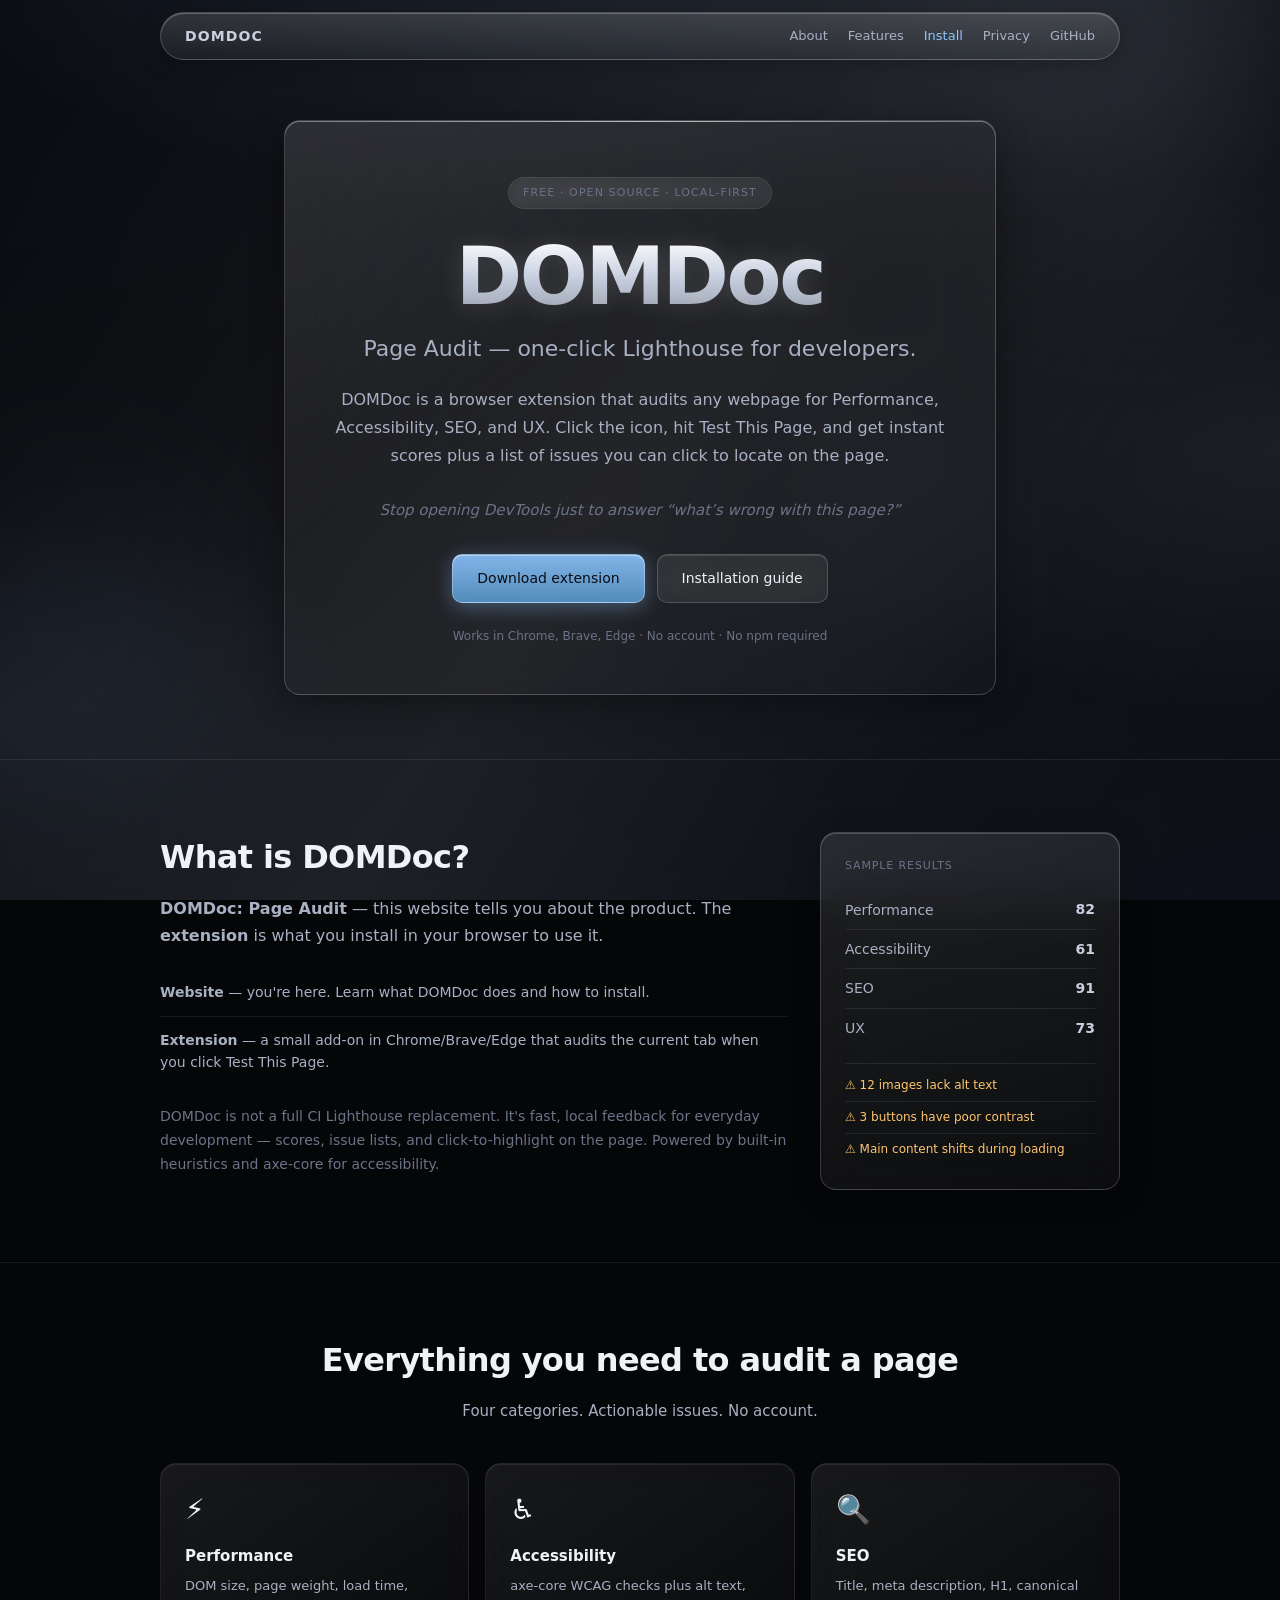
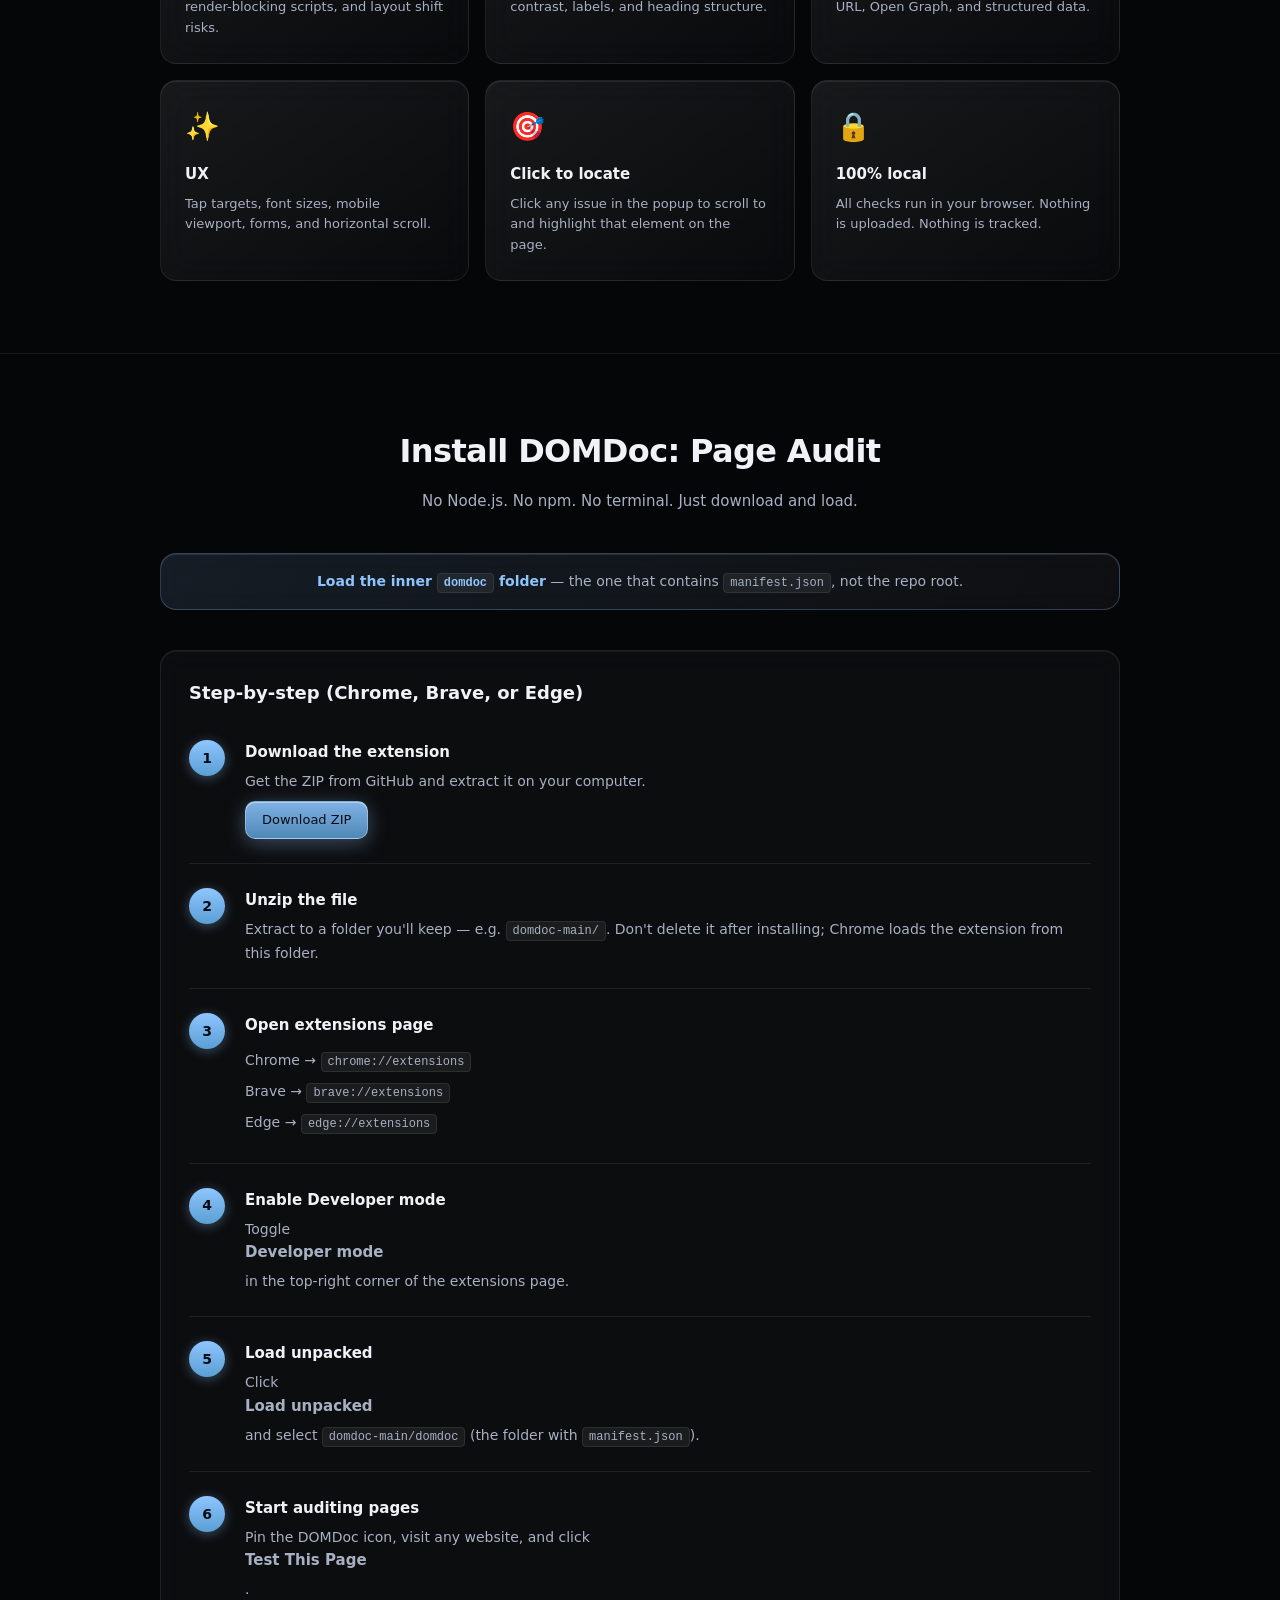
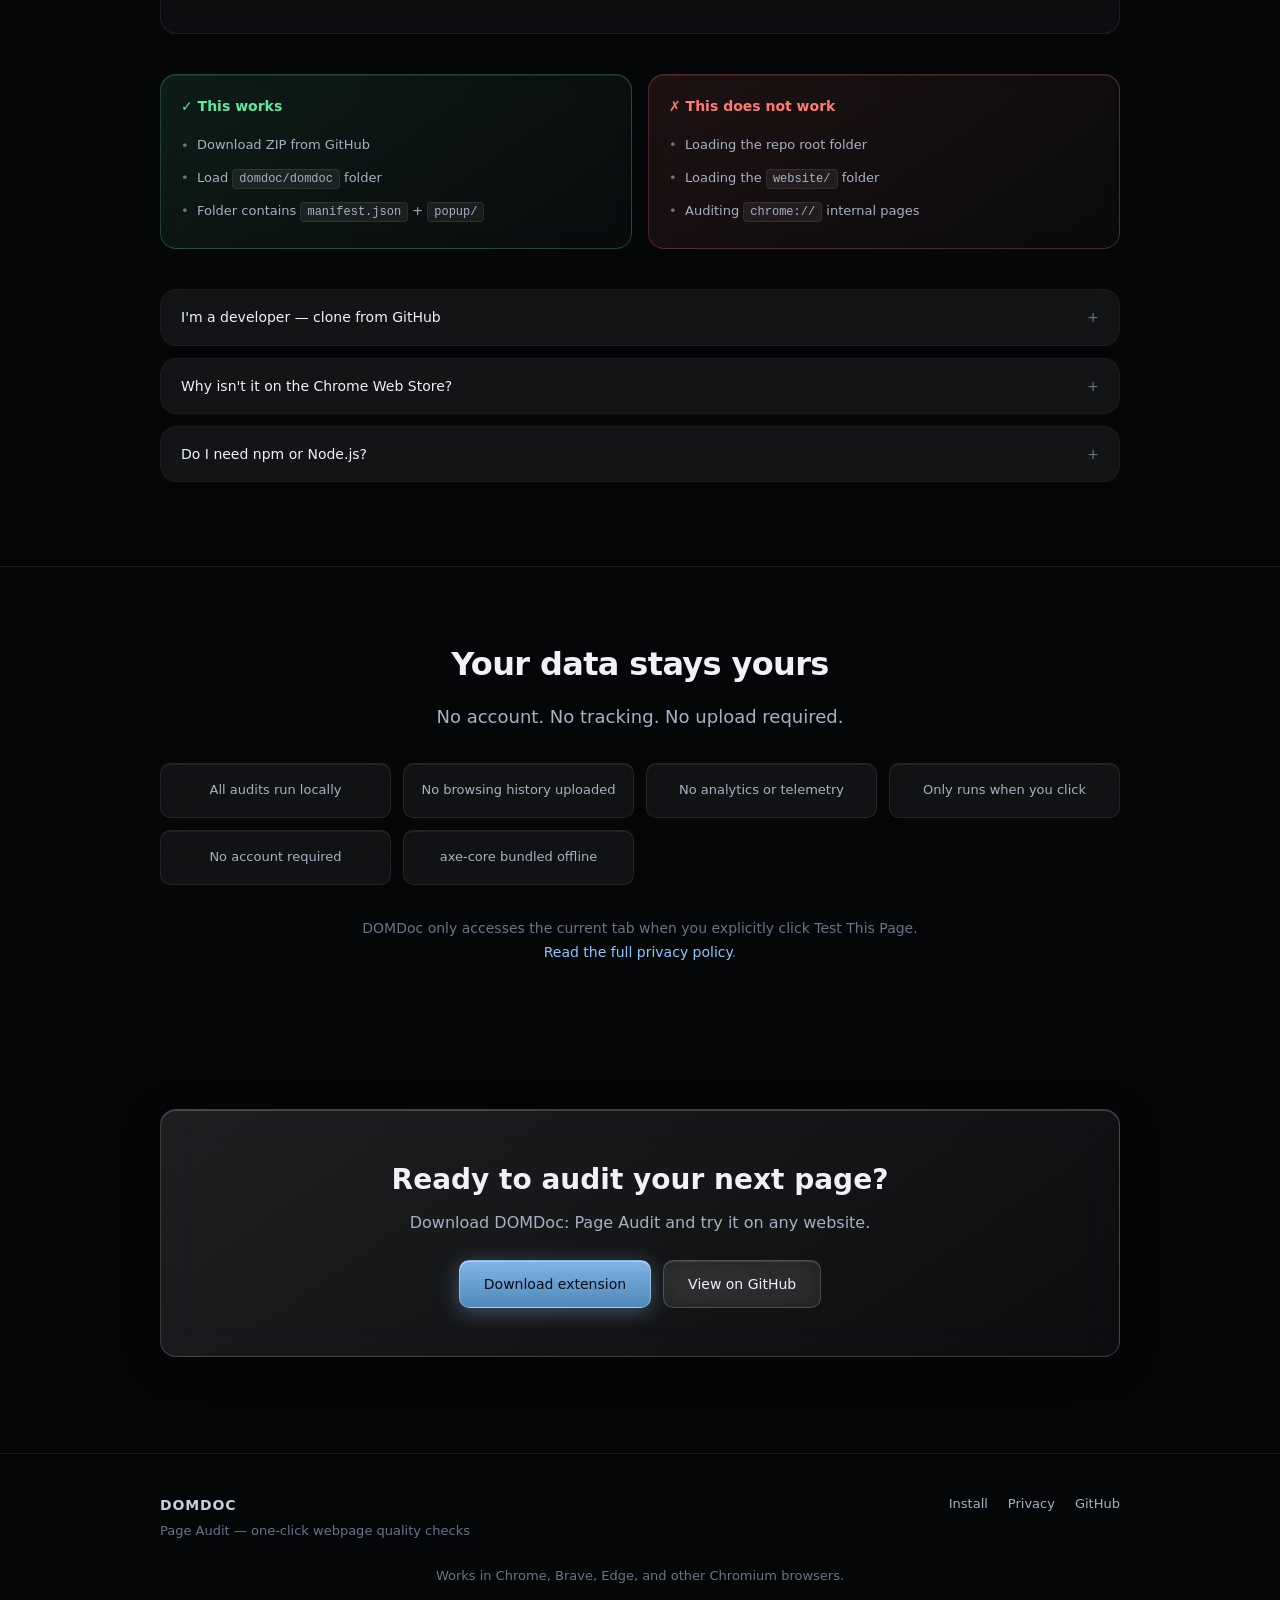
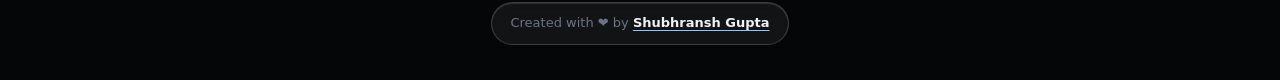
<file: website/index.html>
<!DOCTYPE html>
<html lang="en">
<head>
  <meta charset="UTF-8">
  <meta name="viewport" content="width=device-width, initial-scale=1.0">
  <title>DOMDoc: Page Audit — One-Click Lighthouse for Developers</title>
  <meta name="description" content="DOMDoc is a free Chrome extension for one-click webpage audits. Test any site for Performance, Accessibility, SEO, and UX.">
  <meta name="theme-color" content="#0b0c10">
  <link rel="icon" href="data:image/svg+xml,<svg xmlns='http://www.w3.org/2000/svg' viewBox='0 0 100 100'><text y='.9em' font-size='90'>🩺</text></svg>">
  <link rel="stylesheet" href="styles.css">
</head>
<body>
  <div class="mirror-bg" aria-hidden="true">
    <div class="mirror-bg__sheen"></div>
    <div class="mirror-bg__orb mirror-bg__orb--1"></div>
    <div class="mirror-bg__orb mirror-bg__orb--2"></div>
    <div class="mirror-bg__orb mirror-bg__orb--3"></div>
  </div>

  <a class="skip-link" href="#main">Skip to content</a>

  <header class="site-header">
    <nav class="nav" aria-label="Main">
      <a href="#" class="nav__logo">DOMDOC</a>
      <div class="nav__links">
        <a href="#about" class="nav__link">About</a>
        <a href="#features" class="nav__link">Features</a>
        <a href="#install" class="nav__link nav__link--accent">Install</a>
        <a href="#privacy" class="nav__link">Privacy</a>
        <a href="https://github.com/shubhransh-gupta/domdoc" class="nav__link" target="_blank" rel="noopener">GitHub</a>
      </div>
    </nav>
  </header>

  <main id="main">
    <section class="hero">
      <div class="glass-panel hero__panel">
      <div class="hero__badge">Free · Open source · Local-first</div>
      <h1>DOMDoc</h1>
      <p class="hero__tagline">Page Audit — one-click Lighthouse for developers.</p>
      <p class="hero__desc">DOMDoc is a browser extension that audits any webpage for Performance, Accessibility, SEO, and UX. Click the icon, hit Test This Page, and get instant scores plus a list of issues you can click to locate on the page.</p>
      <blockquote class="hero__quote">Stop opening DevTools just to answer “what’s wrong with this page?”</blockquote>
      <div class="hero__cta">
        <a href="https://github.com/shubhransh-gupta/domdoc/archive/refs/heads/main.zip" class="btn btn--primary">Download extension</a>
        <a href="#install" class="btn btn--secondary">Installation guide</a>
      </div>
      <p class="hero__note">Works in Chrome, Brave, Edge · No account · No npm required</p>
      </div>
    </section>

    <section id="about" class="section about">
      <div class="section__inner">
        <div class="about__grid">
          <div>
            <h2 class="section__title">What is DOMDoc?</h2>
            <p class="section__lead"><strong>DOMDoc: Page Audit</strong> — this website tells you about the product. The <strong>extension</strong> is what you install in your browser to use it.</p>
            <ul class="about__list">
              <li><strong>Website</strong> — you're here. Learn what DOMDoc does and how to install.</li>
              <li><strong>Extension</strong> — a small add-on in Chrome/Brave/Edge that audits the current tab when you click Test This Page.</li>
            </ul>
            <p class="about__note">DOMDoc is not a full CI Lighthouse replacement. It's fast, local feedback for everyday development — scores, issue lists, and click-to-highlight on the page. Powered by built-in heuristics and axe-core for accessibility.</p>
          </div>
          <div class="about__card">
            <div class="about__card-label">Sample results</div>
            <ul class="score-list">
              <li><span>Performance</span><strong>82</strong></li>
              <li><span>Accessibility</span><strong>61</strong></li>
              <li><span>SEO</span><strong>91</strong></li>
              <li><span>UX</span><strong>73</strong></li>
            </ul>
            <div class="about__issues">
              <p>⚠ 12 images lack alt text</p>
              <p>⚠ 3 buttons have poor contrast</p>
              <p>⚠ Main content shifts during loading</p>
            </div>
          </div>
        </div>
      </div>
    </section>

    <section id="features" class="section features">
      <div class="section__inner">
        <h2 class="section__title section__title--center">Everything you need to audit a page</h2>
        <p class="section__subtitle">Four categories. Actionable issues. No account.</p>
        <div class="features__grid">
          <article class="feature"><span class="feature__icon">⚡</span><h3>Performance</h3><p>DOM size, page weight, load time, render-blocking scripts, and layout shift risks.</p></article>
          <article class="feature"><span class="feature__icon">♿</span><h3>Accessibility</h3><p>axe-core WCAG checks plus alt text, contrast, labels, and heading structure.</p></article>
          <article class="feature"><span class="feature__icon">🔍</span><h3>SEO</h3><p>Title, meta description, H1, canonical URL, Open Graph, and structured data.</p></article>
          <article class="feature"><span class="feature__icon">✨</span><h3>UX</h3><p>Tap targets, font sizes, mobile viewport, forms, and horizontal scroll.</p></article>
          <article class="feature"><span class="feature__icon">🎯</span><h3>Click to locate</h3><p>Click any issue in the popup to scroll to and highlight that element on the page.</p></article>
          <article class="feature"><span class="feature__icon">🔒</span><h3>100% local</h3><p>All checks run in your browser. Nothing is uploaded. Nothing is tracked.</p></article>
        </div>
      </div>
    </section>

    <section id="install" class="section install">
      <div class="section__inner">
        <h2 class="section__title section__title--center">Install DOMDoc: Page Audit</h2>
        <p class="section__subtitle">No Node.js. No npm. No terminal. Just download and load.</p>

        <div class="install__highlight">
          <strong>Load the inner <code>domdoc</code> folder</strong> — the one that contains <code>manifest.json</code>, not the repo root.
        </div>

        <div class="install__steps">
          <h3>Step-by-step (Chrome, Brave, or Edge)</h3>
          <ol class="steps">
            <li class="step">
              <span class="step__num">1</span>
              <div>
                <strong>Download the extension</strong>
                <p>Get the ZIP from GitHub and extract it on your computer.</p>
                <a href="https://github.com/shubhransh-gupta/domdoc/archive/refs/heads/main.zip" class="btn btn--small btn--primary">Download ZIP</a>
              </div>
            </li>
            <li class="step">
              <span class="step__num">2</span>
              <div>
                <strong>Unzip the file</strong>
                <p>Extract to a folder you'll keep — e.g. <code>domdoc-main/</code>. Don't delete it after installing; Chrome loads the extension from this folder.</p>
              </div>
            </li>
            <li class="step">
              <span class="step__num">3</span>
              <div>
                <strong>Open extensions page</strong>
                <ul class="browser-links">
                  <li>Chrome → <code>chrome://extensions</code></li>
                  <li>Brave → <code>brave://extensions</code></li>
                  <li>Edge → <code>edge://extensions</code></li>
                </ul>
              </div>
            </li>
            <li class="step">
              <span class="step__num">4</span>
              <div>
                <strong>Enable Developer mode</strong>
                <p>Toggle <strong>Developer mode</strong> in the top-right corner of the extensions page.</p>
              </div>
            </li>
            <li class="step">
              <span class="step__num">5</span>
              <div>
                <strong>Load unpacked</strong>
                <p>Click <strong>Load unpacked</strong> and select <code>domdoc-main/domdoc</code> (the folder with <code>manifest.json</code>).</p>
              </div>
            </li>
            <li class="step">
              <span class="step__num">6</span>
              <div>
                <strong>Start auditing pages</strong>
                <p>Pin the DOMDoc icon, visit any website, and click <strong>Test This Page</strong>.</p>
              </div>
            </li>
          </ol>
        </div>

        <div class="install__grid">
          <div class="install__card install__card--ok">
            <h4>✓ This works</h4>
            <ul>
              <li>Download ZIP from GitHub</li>
              <li>Load <code>domdoc/domdoc</code> folder</li>
              <li>Folder contains <code>manifest.json</code> + <code>popup/</code></li>
            </ul>
          </div>
          <div class="install__card install__card--no">
            <h4>✗ This does not work</h4>
            <ul>
              <li>Loading the repo root folder</li>
              <li>Loading the <code>website/</code> folder</li>
              <li>Auditing <code>chrome://</code> internal pages</li>
            </ul>
          </div>
        </div>

        <details class="faq">
          <summary>I'm a developer — clone from GitHub</summary>
          <div class="faq__body">
            <pre><code>git clone https://github.com/shubhransh-gupta/domdoc.git
cd domdoc/domdoc</code></pre>
            <p>Then load that folder in <code>chrome://extensions</code> → Load unpacked. No build step needed.</p>
          </div>
        </details>

        <details class="faq">
          <summary>Why isn't it on the Chrome Web Store?</summary>
          <div class="faq__body">
            <p>DOMDoc: Page Audit is distributed as open source for now. Install via the ZIP above — it's the same extension, just not listed in the store yet.</p>
          </div>
        </details>

        <details class="faq">
          <summary>Do I need npm or Node.js?</summary>
          <div class="faq__body">
            <p><strong>No.</strong> All dependencies (including axe-core) are bundled. Download, unzip, and load.</p>
          </div>
        </details>
      </div>
    </section>

    <section id="privacy" class="section privacy">
      <div class="section__inner privacy__inner">
        <h2 class="section__title section__title--center">Your data stays yours</h2>
        <p class="privacy__tagline">No account. No tracking. No upload required.</p>
        <div class="privacy__grid">
          <div class="privacy__item">All audits run locally</div>
          <div class="privacy__item">No browsing history uploaded</div>
          <div class="privacy__item">No analytics or telemetry</div>
          <div class="privacy__item">Only runs when you click</div>
          <div class="privacy__item">No account required</div>
          <div class="privacy__item">axe-core bundled offline</div>
        </div>
        <p class="privacy__footer">DOMDoc only accesses the current tab when you explicitly click Test This Page. <a href="privacy.html">Read the full privacy policy</a>.</p>
      </div>
    </section>

    <section class="section cta">
      <div class="section__inner cta__inner">
        <h2>Ready to audit your next page?</h2>
        <p>Download DOMDoc: Page Audit and try it on any website.</p>
        <div class="hero__cta">
          <a href="https://github.com/shubhransh-gupta/domdoc/archive/refs/heads/main.zip" class="btn btn--primary">Download extension</a>
          <a href="https://github.com/shubhransh-gupta/domdoc" class="btn btn--secondary" target="_blank" rel="noopener">View on GitHub</a>
        </div>
      </div>
    </section>
  </main>

  <footer class="site-footer">
    <div class="site-footer__inner">
      <div>
        <strong>DOMDOC</strong>
        <p>Page Audit — one-click webpage quality checks</p>
      </div>
      <div class="site-footer__links">
        <a href="#install">Install</a>
        <a href="privacy.html">Privacy</a>
        <a href="https://github.com/shubhransh-gupta/domdoc">GitHub</a>
      </div>
    </div>
    <p class="site-footer__copy">Works in Chrome, Brave, Edge, and other Chromium browsers.</p>
    <p class="site-footer__badge">
      Created with <span class="site-footer__heart" aria-hidden="true">❤️</span> by
      <a href="https://shubhransh-gupta.github.io/cv/" target="_blank" rel="noopener">Shubhransh Gupta</a>
    </p>
  </footer>
</body>
</html>
</file>
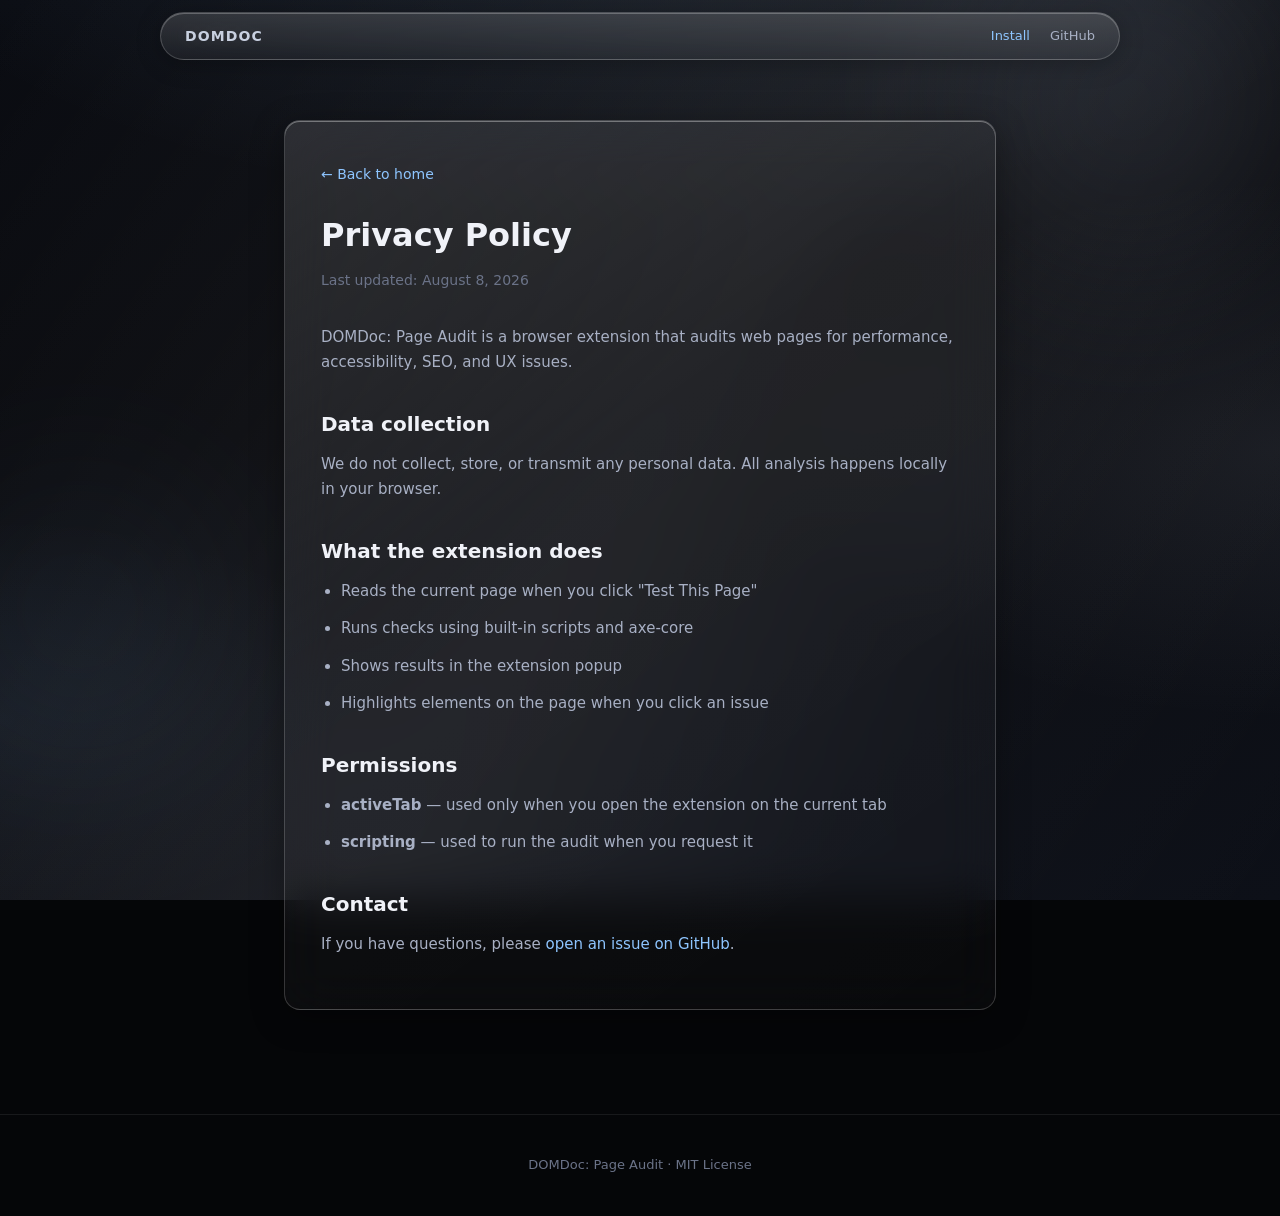
<file: website/privacy.html>
<!DOCTYPE html>
<html lang="en">
<head>
  <meta charset="UTF-8">
  <meta name="viewport" content="width=device-width, initial-scale=1.0">
  <title>Privacy Policy — DOMDoc: Page Audit</title>
  <meta name="theme-color" content="#0b0c10">
  <link rel="stylesheet" href="styles.css">
</head>
<body>
  <div class="mirror-bg" aria-hidden="true">
    <div class="mirror-bg__sheen"></div>
    <div class="mirror-bg__orb mirror-bg__orb--1"></div>
    <div class="mirror-bg__orb mirror-bg__orb--2"></div>
  </div>

  <a class="skip-link" href="#main">Skip to content</a>

  <header class="site-header">
    <nav class="nav" aria-label="Main">
      <a href="index.html" class="nav__logo">DOMDOC</a>
      <div class="nav__links">
        <a href="index.html#install" class="nav__link nav__link--accent">Install</a>
        <a href="https://github.com/shubhransh-gupta/domdoc" class="nav__link" target="_blank" rel="noopener">GitHub</a>
      </div>
    </nav>
  </header>

  <main id="main" class="privacy-page">
    <article class="glass-panel privacy-page__panel">
    <a href="index.html" class="back-link">← Back to home</a>
    <h1>Privacy Policy</h1>
    <p class="updated">Last updated: August 8, 2026</p>

    <p>DOMDoc: Page Audit is a browser extension that audits web pages for performance, accessibility, SEO, and UX issues.</p>

    <h2>Data collection</h2>
    <p>We do not collect, store, or transmit any personal data. All analysis happens locally in your browser.</p>

    <h2>What the extension does</h2>
    <ul>
      <li>Reads the current page when you click "Test This Page"</li>
      <li>Runs checks using built-in scripts and axe-core</li>
      <li>Shows results in the extension popup</li>
      <li>Highlights elements on the page when you click an issue</li>
    </ul>

    <h2>Permissions</h2>
    <ul>
      <li><strong>activeTab</strong> — used only when you open the extension on the current tab</li>
      <li><strong>scripting</strong> — used to run the audit when you request it</li>
    </ul>

    <h2>Contact</h2>
    <p>If you have questions, please <a href="https://github.com/shubhransh-gupta/domdoc/issues">open an issue on GitHub</a>.</p>
    </article>
  </main>

  <footer class="site-footer">
    <p class="site-footer__copy">DOMDoc: Page Audit · MIT License</p>
  </footer>
</body>
</html>
</file>
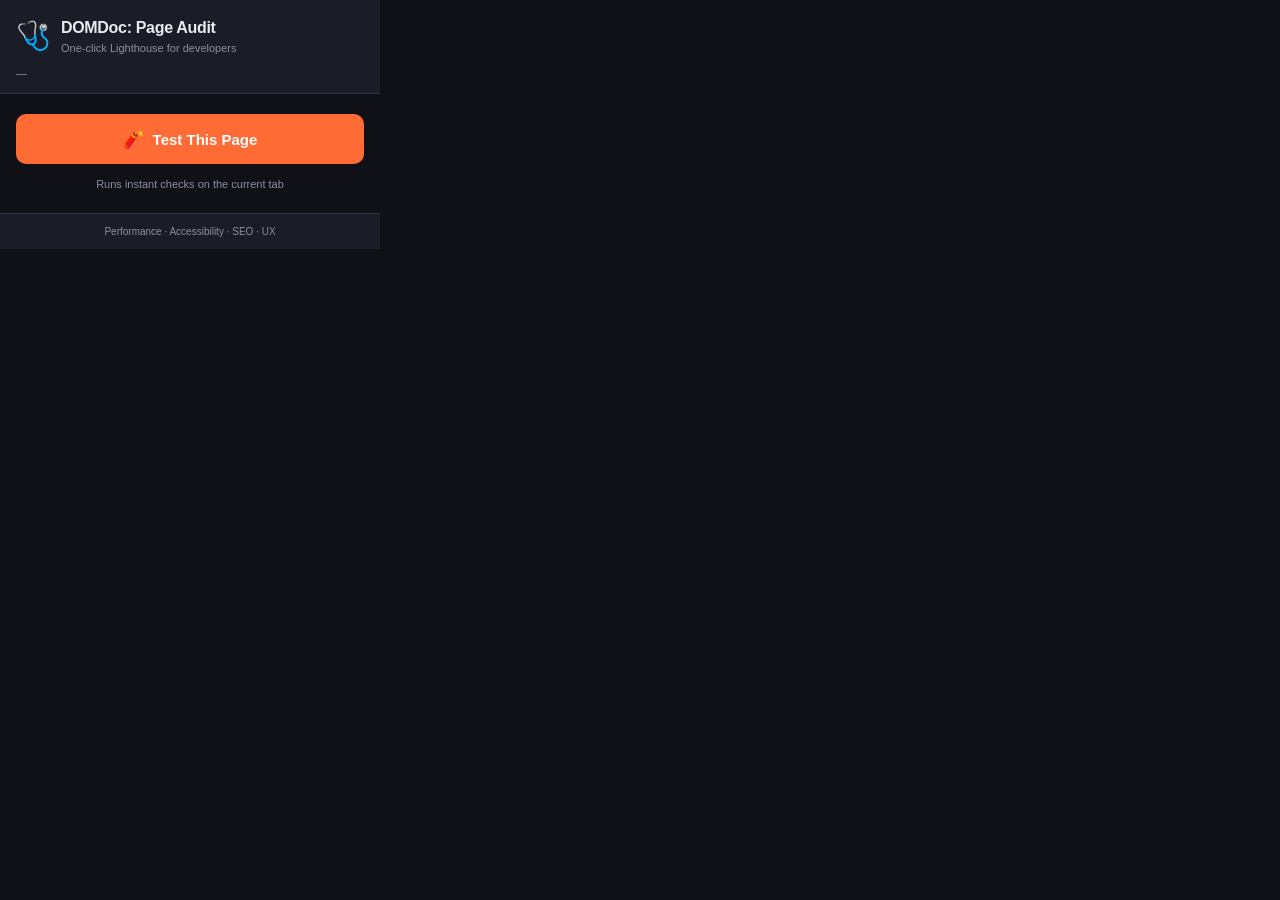
<file: domdoc/popup/popup.html>
<!DOCTYPE html>
<html lang="en">
<head>
  <meta charset="UTF-8" />
  <meta name="viewport" content="width=device-width, initial-scale=1.0" />
  <title>DOMDoc: Page Audit</title>
  <link rel="stylesheet" href="popup.css" />
</head>
<body>
  <div class="app">
    <header class="header">
      <div class="header-top">
        <span class="logo">🩺</span>
        <div class="header-text">
          <h1>DOMDoc: Page Audit</h1>
          <p class="subtitle">One-click Lighthouse for developers</p>
        </div>
      </div>
      <p class="page-url" id="page-url" title="">—</p>
    </header>

    <main>
      <div id="state-idle" class="state">
        <button id="btn-audit" class="btn-primary">
          <span class="btn-icon">🧨</span>
          Test This Page
        </button>
        <p class="hint">Runs instant checks on the current tab</p>
      </div>

      <div id="state-loading" class="state hidden">
        <div class="spinner"></div>
        <p class="loading-text">Auditing page…</p>
        <p class="loading-sub">Running heuristics + axe-core accessibility checks</p>
      </div>

      <div id="state-error" class="state hidden">
        <div class="error-box">
          <span>⚠</span>
          <p id="error-message">Could not audit this page.</p>
        </div>
        <button id="btn-retry" class="btn-secondary">Try Again</button>
      </div>

      <div id="state-results" class="state hidden">
        <div class="overall-score" id="overall-score">
          <div class="overall-ring">
            <span class="overall-number" id="overall-number">—</span>
          </div>
          <div class="overall-label">
            <span>Overall Score</span>
            <span class="overall-grade" id="overall-grade">—</span>
          </div>
        </div>

        <section class="scores" id="scores"></section>

        <section class="issues-section">
          <div class="issues-header">
            <h2>Issues Found</h2>
            <span class="issue-count" id="issue-count">0</span>
          </div>
          <p class="issues-hint" id="issues-hint">Click an issue to highlight it on the page</p>
          <ul class="issues-list" id="issues-list"></ul>
        </section>

        <div class="actions">
          <button id="btn-rerun" class="btn-secondary">Re-run Audit</button>
        </div>
      </div>
    </main>

    <footer class="footer">
      <span>Performance · Accessibility · SEO · UX</span>
    </footer>
  </div>
  <script src="popup.js"></script>
</body>
</html>
</file>
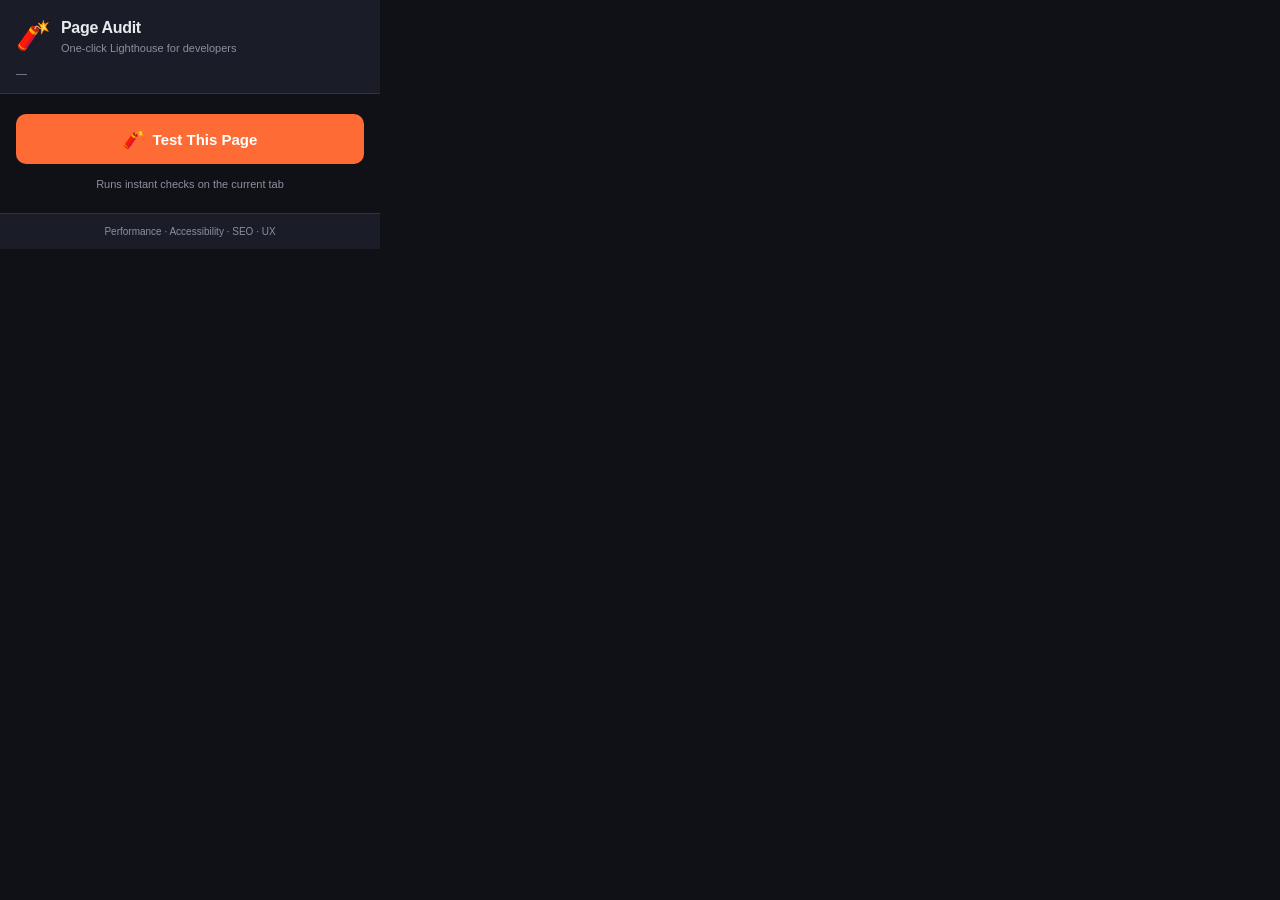
<file: page-audit/popup/popup.html>
<!DOCTYPE html>
<html lang="en">
<head>
  <meta charset="UTF-8" />
  <meta name="viewport" content="width=device-width, initial-scale=1.0" />
  <title>Page Audit</title>
  <link rel="stylesheet" href="popup.css" />
</head>
<body>
  <div class="app">
    <header class="header">
      <div class="header-top">
        <span class="logo">🧨</span>
        <div class="header-text">
          <h1>Page Audit</h1>
          <p class="subtitle">One-click Lighthouse for developers</p>
        </div>
      </div>
      <p class="page-url" id="page-url" title="">—</p>
    </header>

    <main>
      <div id="state-idle" class="state">
        <button id="btn-audit" class="btn-primary">
          <span class="btn-icon">🧨</span>
          Test This Page
        </button>
        <p class="hint">Runs instant checks on the current tab</p>
      </div>

      <div id="state-loading" class="state hidden">
        <div class="spinner"></div>
        <p class="loading-text">Auditing page…</p>
        <p class="loading-sub">Running heuristics + axe-core accessibility checks</p>
      </div>

      <div id="state-error" class="state hidden">
        <div class="error-box">
          <span>⚠</span>
          <p id="error-message">Could not audit this page.</p>
        </div>
        <button id="btn-retry" class="btn-secondary">Try Again</button>
      </div>

      <div id="state-results" class="state hidden">
        <div class="overall-score" id="overall-score">
          <div class="overall-ring">
            <span class="overall-number" id="overall-number">—</span>
          </div>
          <div class="overall-label">
            <span>Overall Score</span>
            <span class="overall-grade" id="overall-grade">—</span>
          </div>
        </div>

        <section class="scores" id="scores"></section>

        <section class="issues-section">
          <div class="issues-header">
            <h2>Issues Found</h2>
            <span class="issue-count" id="issue-count">0</span>
          </div>
          <p class="issues-hint" id="issues-hint">Click an issue to highlight it on the page</p>
          <ul class="issues-list" id="issues-list"></ul>
        </section>

        <div class="actions">
          <button id="btn-rerun" class="btn-secondary">Re-run Audit</button>
        </div>
      </div>
    </main>

    <footer class="footer">
      <span>Performance · Accessibility · SEO · UX</span>
    </footer>
  </div>
  <script src="popup.js"></script>
</body>
</html>
</file>
<file: website/styles.css>
/* DOMDoc — Mirror Glassmorphism Theme */

:root {
  --bg: #08090d;
  --bg-deep: #050608;
  --glass: rgba(255, 255, 255, 0.06);
  --glass-strong: rgba(255, 255, 255, 0.1);
  --glass-border: rgba(255, 255, 255, 0.18);
  --glass-border-soft: rgba(255, 255, 255, 0.08);
  --glass-shine: rgba(255, 255, 255, 0.35);
  --text: #f0f2f8;
  --text-secondary: #a8b0c4;
  --text-muted: #6b7388;
  --accent: #8ec5ff;
  --accent-deep: #5a9fd4;
  --accent-glow: rgba(142, 197, 255, 0.35);
  --success: #5eeaa0;
  --warning: #ffc56d;
  --error: #ff7b72;
  --mirror-silver: #c8d0e0;
  --radius: 16px;
  --radius-sm: 10px;
  --max-width: 960px;
  --blur: blur(24px);
}

* { box-sizing: border-box; margin: 0; padding: 0; }

html { scroll-behavior: smooth; }

body {
  font-family: -apple-system, BlinkMacSystemFont, 'Segoe UI', system-ui, sans-serif;
  background: var(--bg-deep);
  color: var(--text);
  line-height: 1.6;
  -webkit-font-smoothing: antialiased;
  min-height: 100vh;
  position: relative;
  overflow-x: hidden;
}

/* Mirror background */
.mirror-bg {
  position: fixed;
  inset: 0;
  z-index: -1;
  overflow: hidden;
  background:
    radial-gradient(ellipse 120% 80% at 50% -20%, rgba(142, 197, 255, 0.12) 0%, transparent 55%),
    radial-gradient(ellipse 80% 60% at 100% 50%, rgba(200, 208, 224, 0.08) 0%, transparent 50%),
    radial-gradient(ellipse 70% 50% at 0% 80%, rgba(142, 197, 255, 0.06) 0%, transparent 45%),
    linear-gradient(165deg, #0a0c12 0%, #08090d 40%, #0d1018 100%);
}

.mirror-bg__sheen {
  position: absolute;
  inset: 0;
  background: linear-gradient(
    125deg,
    transparent 0%,
    rgba(255, 255, 255, 0.03) 25%,
    rgba(255, 255, 255, 0.08) 50%,
    rgba(255, 255, 255, 0.02) 75%,
    transparent 100%
  );
  pointer-events: none;
}

.mirror-bg__orb {
  position: absolute;
  border-radius: 50%;
  filter: blur(80px);
  opacity: 0.5;
  pointer-events: none;
}

.mirror-bg__orb--1 {
  width: 500px;
  height: 500px;
  top: -150px;
  right: -100px;
  background: radial-gradient(circle, rgba(200, 220, 255, 0.25) 0%, transparent 70%);
}

.mirror-bg__orb--2 {
  width: 400px;
  height: 400px;
  bottom: 10%;
  left: -120px;
  background: radial-gradient(circle, rgba(142, 197, 255, 0.15) 0%, transparent 70%);
}

.mirror-bg__orb--3 {
  width: 350px;
  height: 350px;
  top: 45%;
  left: 55%;
  background: radial-gradient(circle, rgba(255, 255, 255, 0.08) 0%, transparent 70%);
}

/* Glass panel utility */
.glass-panel {
  background: linear-gradient(
    145deg,
    rgba(255, 255, 255, 0.12) 0%,
    rgba(255, 255, 255, 0.04) 40%,
    rgba(255, 255, 255, 0.02) 100%
  );
  backdrop-filter: var(--blur);
  -webkit-backdrop-filter: var(--blur);
  border: 1px solid var(--glass-border);
  border-radius: var(--radius);
  box-shadow:
    0 8px 32px rgba(0, 0, 0, 0.35),
    inset 0 1px 0 var(--glass-shine),
    inset 0 -1px 0 rgba(0, 0, 0, 0.15);
}

.skip-link {
  position: absolute;
  top: -100px;
  left: 16px;
  background: var(--accent-deep);
  color: white;
  padding: 8px 16px;
  border-radius: var(--radius-sm);
  z-index: 1000;
  text-decoration: none;
}

.skip-link:focus { top: 16px; }

/* Header — floating mirror bar */
.site-header {
  position: sticky;
  top: 0;
  z-index: 100;
  padding: 12px 24px;
}

.site-header .nav {
  background: linear-gradient(
    180deg,
    rgba(255, 255, 255, 0.14) 0%,
    rgba(255, 255, 255, 0.05) 100%
  );
  backdrop-filter: var(--blur);
  -webkit-backdrop-filter: var(--blur);
  border: 1px solid var(--glass-border);
  border-radius: 999px;
  box-shadow:
    0 4px 24px rgba(0, 0, 0, 0.25),
    inset 0 1px 0 rgba(255, 255, 255, 0.25);
}

.nav {
  display: flex;
  justify-content: space-between;
  align-items: center;
  padding: 12px 24px;
  max-width: var(--max-width);
  margin: 0 auto;
}

.nav__logo {
  font-weight: 700;
  letter-spacing: 0.08em;
  font-size: 14px;
  color: var(--mirror-silver);
  text-decoration: none;
  text-shadow: 0 0 20px rgba(255, 255, 255, 0.15);
}

.nav__links {
  display: flex;
  gap: 20px;
  align-items: center;
}

.nav__link {
  color: var(--text-secondary);
  text-decoration: none;
  font-size: 13px;
  transition: color 0.2s;
}

.nav__link:hover { color: var(--text); }

.nav__link--accent {
  color: var(--accent);
  font-weight: 500;
}

/* Hero */
.hero {
  text-align: center;
  padding: 48px 24px 64px;
  max-width: 760px;
  margin: 0 auto;
}

.hero__panel {
  padding: 56px 40px 48px;
  position: relative;
  overflow: hidden;
}

.hero__panel::before {
  content: '';
  position: absolute;
  top: 0;
  left: 0;
  right: 0;
  height: 1px;
  background: linear-gradient(
    90deg,
    transparent,
    rgba(255, 255, 255, 0.5) 50%,
    transparent
  );
}

.hero__badge {
  display: inline-block;
  font-size: 11px;
  text-transform: uppercase;
  letter-spacing: 0.1em;
  color: var(--text-muted);
  background: rgba(255, 255, 255, 0.05);
  border: 1px solid var(--glass-border-soft);
  padding: 6px 14px;
  border-radius: 100px;
  margin-bottom: 28px;
  backdrop-filter: blur(8px);
}

.hero h1 {
  font-size: clamp(52px, 10vw, 80px);
  font-weight: 700;
  letter-spacing: -0.03em;
  line-height: 1;
  background: linear-gradient(
    180deg,
    #ffffff 0%,
    var(--mirror-silver) 50%,
    rgba(200, 208, 224, 0.7) 100%
  );
  -webkit-background-clip: text;
  -webkit-text-fill-color: transparent;
  background-clip: text;
  filter: drop-shadow(0 2px 12px rgba(255, 255, 255, 0.15));
}

.hero__tagline {
  font-size: 22px;
  color: var(--text-secondary);
  margin-top: 14px;
}

.hero__desc {
  font-size: 16px;
  color: var(--text-secondary);
  margin-top: 20px;
  line-height: 1.75;
}

.hero__quote {
  margin: 28px 0 32px;
  font-size: 15px;
  color: var(--text-muted);
  font-style: italic;
  border: none;
}

.hero__cta {
  display: flex;
  gap: 12px;
  flex-wrap: wrap;
  justify-content: center;
}

.hero__note {
  margin-top: 24px;
  font-size: 12px;
  color: var(--text-muted);
}

/* Buttons — glass + mirror shine */
.btn {
  display: inline-flex;
  align-items: center;
  justify-content: center;
  padding: 12px 24px;
  border-radius: var(--radius-sm);
  font-size: 14px;
  font-weight: 500;
  text-decoration: none;
  transition: transform 0.2s, box-shadow 0.2s, background 0.2s;
  border: 1px solid transparent;
  cursor: pointer;
}

.btn:hover {
  transform: translateY(-2px);
  text-decoration: none;
}

.btn--primary {
  background: linear-gradient(
    180deg,
    rgba(142, 197, 255, 0.9) 0%,
    rgba(90, 159, 212, 0.85) 100%
  );
  color: #0a0c12;
  border-color: rgba(255, 255, 255, 0.3);
  box-shadow:
    0 4px 20px var(--accent-glow),
    inset 0 1px 0 rgba(255, 255, 255, 0.4);
}

.btn--primary:hover {
  box-shadow:
    0 8px 28px var(--accent-glow),
    inset 0 1px 0 rgba(255, 255, 255, 0.5);
  color: #0a0c12;
}

.btn--secondary {
  background: rgba(255, 255, 255, 0.06);
  backdrop-filter: blur(12px);
  color: var(--text);
  border-color: var(--glass-border);
  box-shadow: inset 0 1px 0 rgba(255, 255, 255, 0.12);
}

.btn--secondary:hover {
  background: rgba(255, 255, 255, 0.1);
  color: var(--text);
}

.btn--small {
  padding: 8px 16px;
  font-size: 13px;
  margin-top: 8px;
}

/* Sections */
.section {
  padding: 72px 24px;
  position: relative;
}

.section__inner {
  max-width: var(--max-width);
  margin: 0 auto;
}

.section__title {
  font-size: clamp(24px, 4vw, 32px);
  font-weight: 600;
  letter-spacing: -0.02em;
  margin-bottom: 12px;
  color: var(--text);
}

.section__title--center { text-align: center; }

.section__subtitle {
  text-align: center;
  color: var(--text-secondary);
  font-size: 15px;
  margin-bottom: 40px;
}

.section__lead {
  font-size: 16px;
  color: var(--text-secondary);
  margin-bottom: 20px;
  line-height: 1.7;
}

/* About */
.about {
  border-top: 1px solid var(--glass-border-soft);
}

.about__grid {
  display: grid;
  grid-template-columns: 1fr 300px;
  gap: 32px;
  align-items: start;
}

.about__list {
  list-style: none;
  margin: 20px 0;
}

.about__list li {
  padding: 12px 0;
  border-bottom: 1px solid var(--glass-border-soft);
  font-size: 14px;
  color: var(--text-secondary);
}

.about__list li:last-child { border-bottom: none; }

.about__note {
  font-size: 14px;
  color: var(--text-muted);
  line-height: 1.7;
}

.about__card {
  padding: 24px;
  background: linear-gradient(
    160deg,
    rgba(255, 255, 255, 0.1) 0%,
    rgba(255, 255, 255, 0.03) 100%
  );
  backdrop-filter: var(--blur);
  -webkit-backdrop-filter: var(--blur);
  border: 1px solid var(--glass-border);
  border-radius: var(--radius);
  box-shadow:
    0 8px 32px rgba(0, 0, 0, 0.2),
    inset 0 1px 0 rgba(255, 255, 255, 0.2);
}

.about__card-label {
  font-size: 11px;
  text-transform: uppercase;
  letter-spacing: 0.08em;
  color: var(--text-muted);
  margin-bottom: 16px;
}

.score-list {
  list-style: none;
  margin-bottom: 16px;
}

.score-list li {
  display: flex;
  justify-content: space-between;
  padding: 8px 0;
  border-bottom: 1px solid var(--glass-border-soft);
  font-size: 14px;
  color: var(--text-secondary);
}

.score-list li:last-child { border-bottom: none; }

.score-list strong {
  color: var(--mirror-silver);
  font-weight: 600;
}

.about__issues p {
  font-size: 12px;
  color: var(--warning);
  padding: 6px 0;
  border-top: 1px solid var(--glass-border-soft);
}

.about__issues p:first-child { padding-top: 12px; }

/* Features */
.features {
  border-top: 1px solid var(--glass-border-soft);
  border-bottom: 1px solid var(--glass-border-soft);
}

.features__grid {
  display: grid;
  grid-template-columns: repeat(auto-fill, minmax(260px, 1fr));
  gap: 16px;
}

.feature {
  padding: 24px;
  background: linear-gradient(
    145deg,
    rgba(255, 255, 255, 0.08) 0%,
    rgba(255, 255, 255, 0.02) 100%
  );
  backdrop-filter: blur(16px);
  -webkit-backdrop-filter: blur(16px);
  border: 1px solid var(--glass-border-soft);
  border-radius: var(--radius);
  transition: border-color 0.2s, box-shadow 0.2s, transform 0.2s;
  box-shadow: inset 0 1px 0 rgba(255, 255, 255, 0.08);
}

.feature:hover {
  border-color: rgba(142, 197, 255, 0.4);
  box-shadow:
    0 8px 32px rgba(0, 0, 0, 0.2),
    inset 0 1px 0 rgba(255, 255, 255, 0.15),
    0 0 0 1px rgba(142, 197, 255, 0.1);
  transform: translateY(-2px);
}

.feature__icon { font-size: 28px; display: block; margin-bottom: 12px; }

.feature h3 { font-size: 15px; font-weight: 600; margin-bottom: 8px; }

.feature p { font-size: 13px; color: var(--text-secondary); line-height: 1.6; }

/* Install */
.install__highlight {
  background: linear-gradient(
    135deg,
    rgba(142, 197, 255, 0.12) 0%,
    rgba(255, 255, 255, 0.04) 100%
  );
  backdrop-filter: blur(12px);
  border: 1px solid rgba(142, 197, 255, 0.25);
  border-radius: var(--radius);
  padding: 16px 20px;
  font-size: 14px;
  color: var(--text-secondary);
  margin-bottom: 40px;
  text-align: center;
  box-shadow: inset 0 1px 0 rgba(255, 255, 255, 0.1);
}

.install__highlight strong { color: var(--accent); }

.install__steps {
  background: rgba(255, 255, 255, 0.03);
  backdrop-filter: blur(12px);
  border: 1px solid var(--glass-border-soft);
  border-radius: var(--radius);
  padding: 8px 28px;
  box-shadow: inset 0 1px 0 rgba(255, 255, 255, 0.06);
}

.install__steps h3 {
  font-size: 18px;
  margin: 20px 0 8px;
}

.steps { list-style: none; }

.step {
  display: flex;
  gap: 20px;
  padding: 24px 0;
  border-bottom: 1px solid var(--glass-border-soft);
}

.step:last-child { border-bottom: none; }

.step__num {
  flex-shrink: 0;
  width: 36px;
  height: 36px;
  display: flex;
  align-items: center;
  justify-content: center;
  background: linear-gradient(180deg, var(--accent) 0%, var(--accent-deep) 100%);
  color: #0a0c12;
  border-radius: 50%;
  font-weight: 600;
  font-size: 14px;
  box-shadow: 0 2px 12px var(--accent-glow);
}

.step strong {
  display: block;
  font-size: 15px;
  margin-bottom: 6px;
}

.step p, .step li {
  font-size: 14px;
  color: var(--text-secondary);
  line-height: 1.6;
}

.browser-links {
  list-style: none;
  margin-top: 8px;
}

.browser-links li { padding: 4px 0; }

.browser-links a {
  color: var(--accent);
  text-decoration: none;
}

.browser-links a:hover { text-decoration: underline; }

code {
  font-family: 'SF Mono', 'Fira Code', monospace;
  font-size: 12px;
  background: rgba(255, 255, 255, 0.06);
  border: 1px solid var(--glass-border-soft);
  padding: 2px 6px;
  border-radius: 4px;
}

kbd {
  background: rgba(255, 255, 255, 0.06);
  border: 1px solid var(--glass-border-soft);
  padding: 2px 7px;
  border-radius: 4px;
  font-size: 11px;
  font-family: inherit;
}

.install__grid {
  display: grid;
  grid-template-columns: 1fr 1fr;
  gap: 16px;
  margin: 40px 0;
}

.install__card {
  padding: 20px;
  border-radius: var(--radius);
  backdrop-filter: blur(12px);
  box-shadow: inset 0 1px 0 rgba(255, 255, 255, 0.08);
}

.install__card h4 {
  font-size: 14px;
  margin-bottom: 12px;
}

.install__card ul {
  list-style: none;
  font-size: 13px;
  color: var(--text-secondary);
}

.install__card li {
  padding: 6px 0;
  padding-left: 16px;
  position: relative;
}

.install__card li::before {
  content: '•';
  position: absolute;
  left: 0;
  color: var(--text-muted);
}

.install__card--ok {
  background: linear-gradient(145deg, rgba(94, 234, 160, 0.1) 0%, rgba(255, 255, 255, 0.02) 100%);
  border: 1px solid rgba(94, 234, 160, 0.25);
}

.install__card--ok h4 { color: var(--success); }

.install__card--no {
  background: linear-gradient(145deg, rgba(255, 123, 114, 0.1) 0%, rgba(255, 255, 255, 0.02) 100%);
  border: 1px solid rgba(255, 123, 114, 0.25);
}

.install__card--no h4 { color: var(--error); }

/* FAQ */
.faq {
  border: 1px solid var(--glass-border-soft);
  border-radius: var(--radius);
  margin-bottom: 12px;
  overflow: hidden;
  background: rgba(255, 255, 255, 0.02);
  backdrop-filter: blur(8px);
}

.faq summary {
  padding: 16px 20px;
  cursor: pointer;
  font-size: 14px;
  font-weight: 500;
  background: rgba(255, 255, 255, 0.04);
  list-style: none;
  transition: background 0.2s;
}

.faq summary:hover {
  background: rgba(255, 255, 255, 0.07);
}

.faq summary::-webkit-details-marker { display: none; }

.faq summary::after {
  content: '+';
  float: right;
  color: var(--text-muted);
}

.faq[open] summary::after { content: '−'; }

.faq__body {
  padding: 16px 20px 20px;
  font-size: 14px;
  color: var(--text-secondary);
  line-height: 1.7;
  border-top: 1px solid var(--glass-border-soft);
}

.faq pre {
  background: rgba(0, 0, 0, 0.25);
  border: 1px solid var(--glass-border-soft);
  border-radius: var(--radius-sm);
  padding: 16px;
  overflow-x: auto;
  margin: 12px 0;
}

.faq code { background: none; border: none; padding: 0; font-size: 13px; }

/* Privacy section */
.privacy {
  border-top: 1px solid var(--glass-border-soft);
}

.privacy__inner { text-align: center; }

.privacy__tagline {
  font-size: 18px;
  color: var(--text-secondary);
  margin-bottom: 32px;
}

.privacy__grid {
  display: grid;
  grid-template-columns: repeat(auto-fill, minmax(200px, 1fr));
  gap: 12px;
  margin-bottom: 32px;
}

.privacy__item {
  padding: 16px;
  background: rgba(255, 255, 255, 0.05);
  backdrop-filter: blur(12px);
  border: 1px solid var(--glass-border-soft);
  border-radius: var(--radius-sm);
  font-size: 13px;
  color: var(--text-secondary);
  box-shadow: inset 0 1px 0 rgba(255, 255, 255, 0.06);
  transition: border-color 0.2s;
}

.privacy__item:hover {
  border-color: var(--glass-border);
}

.privacy__footer {
  font-size: 14px;
  color: var(--text-muted);
  max-width: 560px;
  margin: 0 auto;
  line-height: 1.7;
}

.privacy__footer a {
  color: var(--accent);
  text-decoration: none;
}

.privacy__footer a:hover { text-decoration: underline; }

/* CTA */
.cta { text-align: center; }

.cta__inner {
  padding: 48px 32px;
  background: linear-gradient(
    145deg,
    rgba(255, 255, 255, 0.1) 0%,
    rgba(255, 255, 255, 0.03) 100%
  );
  backdrop-filter: var(--blur);
  border: 1px solid var(--glass-border);
  border-radius: var(--radius);
  box-shadow:
    0 8px 40px rgba(0, 0, 0, 0.25),
    inset 0 1px 0 rgba(255, 255, 255, 0.2);
}

.cta__inner h2 {
  font-size: 28px;
  margin-bottom: 8px;
}

.cta__inner p {
  color: var(--text-secondary);
  margin-bottom: 24px;
}

/* Privacy page */
.privacy-page {
  padding: 48px 24px 80px;
  max-width: 760px;
  margin: 0 auto;
}

.privacy-page__panel {
  padding: 40px 36px;
}

.privacy-page h1 {
  font-size: 32px;
  font-weight: 600;
  margin-bottom: 8px;
}

.privacy-page .updated {
  font-size: 14px;
  color: var(--text-muted);
  margin-bottom: 32px;
}

.privacy-page h2 {
  font-size: 20px;
  font-weight: 600;
  margin: 32px 0 12px;
}

.privacy-page p,
.privacy-page li {
  font-size: 15px;
  color: var(--text-secondary);
  line-height: 1.7;
  margin-bottom: 12px;
}

.privacy-page ul {
  padding-left: 20px;
  margin-bottom: 16px;
}

.privacy-page a {
  color: var(--accent);
  text-decoration: none;
}

.privacy-page a:hover { text-decoration: underline; }

.back-link {
  display: inline-block;
  margin-bottom: 24px;
  font-size: 14px;
  color: var(--text-secondary);
  text-decoration: none;
}

.back-link:hover { color: var(--accent); }

/* Footer */
.site-footer {
  border-top: 1px solid var(--glass-border-soft);
  padding: 40px 24px;
  margin-top: 24px;
}

.site-footer__inner {
  max-width: var(--max-width);
  margin: 0 auto;
  display: flex;
  justify-content: space-between;
  align-items: flex-start;
  flex-wrap: wrap;
  gap: 24px;
  margin-bottom: 24px;
}

.site-footer strong {
  display: block;
  font-size: 14px;
  letter-spacing: 0.06em;
  margin-bottom: 4px;
  color: var(--mirror-silver);
}

.site-footer p { font-size: 13px; color: var(--text-muted); }

.site-footer__links {
  display: flex;
  gap: 20px;
}

.site-footer__links a {
  color: var(--text-secondary);
  text-decoration: none;
  font-size: 13px;
}

.site-footer__links a:hover { color: var(--text); }

.site-footer__copy {
  text-align: center;
  font-size: 12px;
  color: var(--text-muted);
}

.site-footer__badge {
  text-align: center;
  display: block;
  width: fit-content;
  max-width: calc(100% - 32px);
  margin: 16px auto 0;
  font-size: 13px;
  color: var(--text);
  padding: 10px 18px;
  background: rgba(255, 255, 255, 0.06);
  backdrop-filter: blur(12px);
  border: 1px solid var(--glass-border);
  border-radius: 100px;
  box-shadow: inset 0 1px 0 rgba(255, 255, 255, 0.12);
}

.site-footer__heart { display: inline; }

.site-footer__badge a {
  color: var(--text);
  font-weight: 600;
  text-decoration: underline;
  text-decoration-color: var(--accent);
  text-underline-offset: 3px;
  transition: color 0.15s;
}

.site-footer__badge a:hover { color: var(--accent); }

.site-footer__badge a:focus-visible {
  outline: 2px solid var(--accent);
  outline-offset: 2px;
  border-radius: 2px;
}

/* Responsive */
@media (max-width: 768px) {
  .nav__links { gap: 12px; }
  .nav__link { font-size: 12px; }
  .about__grid { grid-template-columns: 1fr; }
  .install__grid { grid-template-columns: 1fr; }
  .site-footer__inner { flex-direction: column; }
  .hero__panel { padding: 40px 24px 36px; }
  .install__steps { padding: 8px 16px; }
}

@media (max-width: 480px) {
  .nav__links a:not(.nav__link--accent):not([href*="github"]) { display: none; }
  .hero { padding-top: 32px; }
}

@media (prefers-reduced-motion: reduce) {
  html { scroll-behavior: auto; }
  .btn:hover,
  .feature:hover { transform: none; }
}
</file>
<file: domdoc/popup/popup.css>
*,
*::before,
*::after {
  box-sizing: border-box;
  margin: 0;
  padding: 0;
}

:root {
  --bg: #0f1117;
  --surface: #1a1d27;
  --surface-2: #242836;
  --border: #2e3345;
  --text: #e8eaef;
  --text-muted: #8b90a0;
  --accent: #ff6b35;
  --accent-dim: rgba(255, 107, 53, 0.15);
  --green: #3dd68c;
  --yellow: #f5c542;
  --red: #f05252;
  --blue: #5b9cf5;
  --radius: 10px;
  --font: -apple-system, BlinkMacSystemFont, "Segoe UI", Roboto, sans-serif;
}

body {
  width: 380px;
  min-height: 200px;
  font-family: var(--font);
  background: var(--bg);
  color: var(--text);
  font-size: 13px;
  line-height: 1.5;
}

.app {
  display: flex;
  flex-direction: column;
  min-height: 100%;
}

.hidden {
  display: none !important;
}

/* Header */
.header {
  padding: 16px 16px 12px;
  border-bottom: 1px solid var(--border);
  background: var(--surface);
}

.header-top {
  display: flex;
  align-items: center;
  gap: 10px;
}

.logo {
  font-size: 28px;
  line-height: 1;
}

.header-text h1 {
  font-size: 16px;
  font-weight: 700;
  letter-spacing: -0.02em;
}

.subtitle {
  font-size: 11px;
  color: var(--text-muted);
}

.page-url {
  margin-top: 8px;
  font-size: 11px;
  color: var(--text-muted);
  white-space: nowrap;
  overflow: hidden;
  text-overflow: ellipsis;
}

/* States */
.state {
  padding: 20px 16px;
  display: flex;
  flex-direction: column;
  align-items: center;
  gap: 12px;
}

#state-results {
  align-items: stretch;
  padding: 16px;
  gap: 16px;
}

/* Buttons */
.btn-primary {
  display: flex;
  align-items: center;
  justify-content: center;
  gap: 8px;
  width: 100%;
  padding: 14px 20px;
  background: var(--accent);
  color: #fff;
  border: none;
  border-radius: var(--radius);
  font-size: 15px;
  font-weight: 600;
  cursor: pointer;
  transition: background 0.15s, transform 0.1s;
}

.btn-primary:hover {
  background: #ff8255;
}

.btn-primary:active {
  transform: scale(0.98);
}

.btn-icon {
  font-size: 18px;
}

.btn-secondary {
  width: 100%;
  padding: 10px 16px;
  background: var(--surface-2);
  color: var(--text);
  border: 1px solid var(--border);
  border-radius: var(--radius);
  font-size: 13px;
  font-weight: 500;
  cursor: pointer;
  transition: background 0.15s;
}

.btn-secondary:hover {
  background: var(--border);
}

.hint {
  font-size: 11px;
  color: var(--text-muted);
}

/* Loading */
.spinner {
  width: 36px;
  height: 36px;
  border: 3px solid var(--border);
  border-top-color: var(--accent);
  border-radius: 50%;
  animation: spin 0.8s linear infinite;
}

@keyframes spin {
  to { transform: rotate(360deg); }
}

.loading-text {
  font-weight: 600;
  font-size: 14px;
}

.loading-sub {
  font-size: 11px;
  color: var(--text-muted);
}

/* Error */
.error-box {
  display: flex;
  align-items: flex-start;
  gap: 10px;
  padding: 12px;
  background: rgba(240, 82, 82, 0.1);
  border: 1px solid rgba(240, 82, 82, 0.3);
  border-radius: var(--radius);
  width: 100%;
  font-size: 13px;
}

.error-box span {
  font-size: 18px;
  flex-shrink: 0;
}

/* Overall score */
.overall-score {
  display: flex;
  align-items: center;
  gap: 14px;
  padding: 14px;
  background: var(--surface);
  border: 1px solid var(--border);
  border-radius: var(--radius);
}

.overall-ring {
  width: 56px;
  height: 56px;
  border-radius: 50%;
  display: flex;
  align-items: center;
  justify-content: center;
  border: 3px solid var(--accent);
  flex-shrink: 0;
}

.overall-number {
  font-size: 20px;
  font-weight: 700;
}

.overall-label {
  display: flex;
  flex-direction: column;
  gap: 2px;
}

.overall-label span:first-child {
  font-size: 12px;
  color: var(--text-muted);
}

.overall-grade {
  font-size: 15px;
  font-weight: 600;
}

/* Category scores */
.scores {
  display: flex;
  flex-direction: column;
  gap: 10px;
}

.score-row {
  display: flex;
  flex-direction: column;
  gap: 5px;
}

.score-header {
  display: flex;
  justify-content: space-between;
  align-items: center;
}

.score-label {
  font-size: 12px;
  font-weight: 600;
  text-transform: uppercase;
  letter-spacing: 0.04em;
}

.score-value {
  font-size: 13px;
  font-weight: 700;
}

.score-bar-track {
  height: 8px;
  background: var(--surface-2);
  border-radius: 4px;
  overflow: hidden;
}

.score-bar-fill {
  height: 100%;
  border-radius: 4px;
  transition: width 0.6s ease;
}

.score-bar-fill.good { background: var(--green); }
.score-bar-fill.ok { background: var(--yellow); }
.score-bar-fill.poor { background: var(--red); }

/* Issues */
.issues-section {
  display: flex;
  flex-direction: column;
  gap: 8px;
}

.issues-header {
  display: flex;
  align-items: center;
  justify-content: space-between;
}

.issues-header h2 {
  font-size: 13px;
  font-weight: 600;
}

.issue-count {
  background: var(--surface-2);
  border: 1px solid var(--border);
  padding: 2px 8px;
  border-radius: 20px;
  font-size: 11px;
  color: var(--text-muted);
}

.issues-hint {
  font-size: 11px;
  color: var(--text-muted);
  margin-top: -4px;
}

.issues-list {
  list-style: none;
  display: flex;
  flex-direction: column;
  gap: 6px;
  max-height: 220px;
  overflow-y: auto;
}

.issues-list::-webkit-scrollbar {
  width: 4px;
}

.issues-list::-webkit-scrollbar-thumb {
  background: var(--border);
  border-radius: 2px;
}

.issue-item {
  display: flex;
  align-items: flex-start;
  gap: 8px;
  padding: 8px 10px;
  background: var(--surface);
  border: 1px solid var(--border);
  border-radius: 8px;
  font-size: 12px;
  line-height: 1.4;
}

.issue-item.clickable {
  cursor: pointer;
  transition: border-color 0.15s, background 0.15s;
}

.issue-item.clickable:hover {
  border-color: var(--accent);
  background: var(--accent-dim);
}

.issue-icon {
  flex-shrink: 0;
  font-size: 13px;
  margin-top: 1px;
}

.issue-icon.error { color: var(--red); }
.issue-icon.warning { color: var(--yellow); }
.issue-icon.info { color: var(--blue); }

.issue-text {
  flex: 1;
}

.issue-category {
  display: inline-block;
  margin-top: 3px;
  font-size: 10px;
  color: var(--text-muted);
  text-transform: uppercase;
  letter-spacing: 0.05em;
}

.issue-locate {
  display: block;
  margin-top: 4px;
  font-size: 10px;
  color: var(--accent);
  font-weight: 500;
}

.source-badge,
.axe-badge {
  display: inline-block;
  margin-left: 6px;
  padding: 1px 5px;
  background: rgba(91, 156, 245, 0.15);
  color: var(--blue);
  border-radius: 4px;
  font-size: 9px;
  font-weight: 600;
  text-transform: lowercase;
  letter-spacing: 0.02em;
}

.axe-badge {
  margin-left: 8px;
  vertical-align: middle;
}

.no-issues {
  text-align: center;
  padding: 16px;
  color: var(--green);
  font-size: 13px;
  background: rgba(61, 214, 140, 0.08);
  border: 1px solid rgba(61, 214, 140, 0.2);
  border-radius: var(--radius);
}

/* Footer */
.footer {
  padding: 10px 16px;
  border-top: 1px solid var(--border);
  text-align: center;
  font-size: 10px;
  color: var(--text-muted);
  background: var(--surface);
}

.actions {
  margin-top: 4px;
}
</file>
<file: page-audit/popup/popup.css>
*,
*::before,
*::after {
  box-sizing: border-box;
  margin: 0;
  padding: 0;
}

:root {
  --bg: #0f1117;
  --surface: #1a1d27;
  --surface-2: #242836;
  --border: #2e3345;
  --text: #e8eaef;
  --text-muted: #8b90a0;
  --accent: #ff6b35;
  --accent-dim: rgba(255, 107, 53, 0.15);
  --green: #3dd68c;
  --yellow: #f5c542;
  --red: #f05252;
  --blue: #5b9cf5;
  --radius: 10px;
  --font: -apple-system, BlinkMacSystemFont, "Segoe UI", Roboto, sans-serif;
}

body {
  width: 380px;
  min-height: 200px;
  font-family: var(--font);
  background: var(--bg);
  color: var(--text);
  font-size: 13px;
  line-height: 1.5;
}

.app {
  display: flex;
  flex-direction: column;
  min-height: 100%;
}

.hidden {
  display: none !important;
}

/* Header */
.header {
  padding: 16px 16px 12px;
  border-bottom: 1px solid var(--border);
  background: var(--surface);
}

.header-top {
  display: flex;
  align-items: center;
  gap: 10px;
}

.logo {
  font-size: 28px;
  line-height: 1;
}

.header-text h1 {
  font-size: 16px;
  font-weight: 700;
  letter-spacing: -0.02em;
}

.subtitle {
  font-size: 11px;
  color: var(--text-muted);
}

.page-url {
  margin-top: 8px;
  font-size: 11px;
  color: var(--text-muted);
  white-space: nowrap;
  overflow: hidden;
  text-overflow: ellipsis;
}

/* States */
.state {
  padding: 20px 16px;
  display: flex;
  flex-direction: column;
  align-items: center;
  gap: 12px;
}

#state-results {
  align-items: stretch;
  padding: 16px;
  gap: 16px;
}

/* Buttons */
.btn-primary {
  display: flex;
  align-items: center;
  justify-content: center;
  gap: 8px;
  width: 100%;
  padding: 14px 20px;
  background: var(--accent);
  color: #fff;
  border: none;
  border-radius: var(--radius);
  font-size: 15px;
  font-weight: 600;
  cursor: pointer;
  transition: background 0.15s, transform 0.1s;
}

.btn-primary:hover {
  background: #ff8255;
}

.btn-primary:active {
  transform: scale(0.98);
}

.btn-icon {
  font-size: 18px;
}

.btn-secondary {
  width: 100%;
  padding: 10px 16px;
  background: var(--surface-2);
  color: var(--text);
  border: 1px solid var(--border);
  border-radius: var(--radius);
  font-size: 13px;
  font-weight: 500;
  cursor: pointer;
  transition: background 0.15s;
}

.btn-secondary:hover {
  background: var(--border);
}

.hint {
  font-size: 11px;
  color: var(--text-muted);
}

/* Loading */
.spinner {
  width: 36px;
  height: 36px;
  border: 3px solid var(--border);
  border-top-color: var(--accent);
  border-radius: 50%;
  animation: spin 0.8s linear infinite;
}

@keyframes spin {
  to { transform: rotate(360deg); }
}

.loading-text {
  font-weight: 600;
  font-size: 14px;
}

.loading-sub {
  font-size: 11px;
  color: var(--text-muted);
}

/* Error */
.error-box {
  display: flex;
  align-items: flex-start;
  gap: 10px;
  padding: 12px;
  background: rgba(240, 82, 82, 0.1);
  border: 1px solid rgba(240, 82, 82, 0.3);
  border-radius: var(--radius);
  width: 100%;
  font-size: 13px;
}

.error-box span {
  font-size: 18px;
  flex-shrink: 0;
}

/* Overall score */
.overall-score {
  display: flex;
  align-items: center;
  gap: 14px;
  padding: 14px;
  background: var(--surface);
  border: 1px solid var(--border);
  border-radius: var(--radius);
}

.overall-ring {
  width: 56px;
  height: 56px;
  border-radius: 50%;
  display: flex;
  align-items: center;
  justify-content: center;
  border: 3px solid var(--accent);
  flex-shrink: 0;
}

.overall-number {
  font-size: 20px;
  font-weight: 700;
}

.overall-label {
  display: flex;
  flex-direction: column;
  gap: 2px;
}

.overall-label span:first-child {
  font-size: 12px;
  color: var(--text-muted);
}

.overall-grade {
  font-size: 15px;
  font-weight: 600;
}

/* Category scores */
.scores {
  display: flex;
  flex-direction: column;
  gap: 10px;
}

.score-row {
  display: flex;
  flex-direction: column;
  gap: 5px;
}

.score-header {
  display: flex;
  justify-content: space-between;
  align-items: center;
}

.score-label {
  font-size: 12px;
  font-weight: 600;
  text-transform: uppercase;
  letter-spacing: 0.04em;
}

.score-value {
  font-size: 13px;
  font-weight: 700;
}

.score-bar-track {
  height: 8px;
  background: var(--surface-2);
  border-radius: 4px;
  overflow: hidden;
}

.score-bar-fill {
  height: 100%;
  border-radius: 4px;
  transition: width 0.6s ease;
}

.score-bar-fill.good { background: var(--green); }
.score-bar-fill.ok { background: var(--yellow); }
.score-bar-fill.poor { background: var(--red); }

/* Issues */
.issues-section {
  display: flex;
  flex-direction: column;
  gap: 8px;
}

.issues-header {
  display: flex;
  align-items: center;
  justify-content: space-between;
}

.issues-header h2 {
  font-size: 13px;
  font-weight: 600;
}

.issue-count {
  background: var(--surface-2);
  border: 1px solid var(--border);
  padding: 2px 8px;
  border-radius: 20px;
  font-size: 11px;
  color: var(--text-muted);
}

.issues-hint {
  font-size: 11px;
  color: var(--text-muted);
  margin-top: -4px;
}

.issues-list {
  list-style: none;
  display: flex;
  flex-direction: column;
  gap: 6px;
  max-height: 220px;
  overflow-y: auto;
}

.issues-list::-webkit-scrollbar {
  width: 4px;
}

.issues-list::-webkit-scrollbar-thumb {
  background: var(--border);
  border-radius: 2px;
}

.issue-item {
  display: flex;
  align-items: flex-start;
  gap: 8px;
  padding: 8px 10px;
  background: var(--surface);
  border: 1px solid var(--border);
  border-radius: 8px;
  font-size: 12px;
  line-height: 1.4;
}

.issue-item.clickable {
  cursor: pointer;
  transition: border-color 0.15s, background 0.15s;
}

.issue-item.clickable:hover {
  border-color: var(--accent);
  background: var(--accent-dim);
}

.issue-icon {
  flex-shrink: 0;
  font-size: 13px;
  margin-top: 1px;
}

.issue-icon.error { color: var(--red); }
.issue-icon.warning { color: var(--yellow); }
.issue-icon.info { color: var(--blue); }

.issue-text {
  flex: 1;
}

.issue-category {
  display: inline-block;
  margin-top: 3px;
  font-size: 10px;
  color: var(--text-muted);
  text-transform: uppercase;
  letter-spacing: 0.05em;
}

.issue-locate {
  display: block;
  margin-top: 4px;
  font-size: 10px;
  color: var(--accent);
  font-weight: 500;
}

.source-badge,
.axe-badge {
  display: inline-block;
  margin-left: 6px;
  padding: 1px 5px;
  background: rgba(91, 156, 245, 0.15);
  color: var(--blue);
  border-radius: 4px;
  font-size: 9px;
  font-weight: 600;
  text-transform: lowercase;
  letter-spacing: 0.02em;
}

.axe-badge {
  margin-left: 8px;
  vertical-align: middle;
}

.no-issues {
  text-align: center;
  padding: 16px;
  color: var(--green);
  font-size: 13px;
  background: rgba(61, 214, 140, 0.08);
  border: 1px solid rgba(61, 214, 140, 0.2);
  border-radius: var(--radius);
}

/* Footer */
.footer {
  padding: 10px 16px;
  border-top: 1px solid var(--border);
  text-align: center;
  font-size: 10px;
  color: var(--text-muted);
  background: var(--surface);
}

.actions {
  margin-top: 4px;
}
</file>
